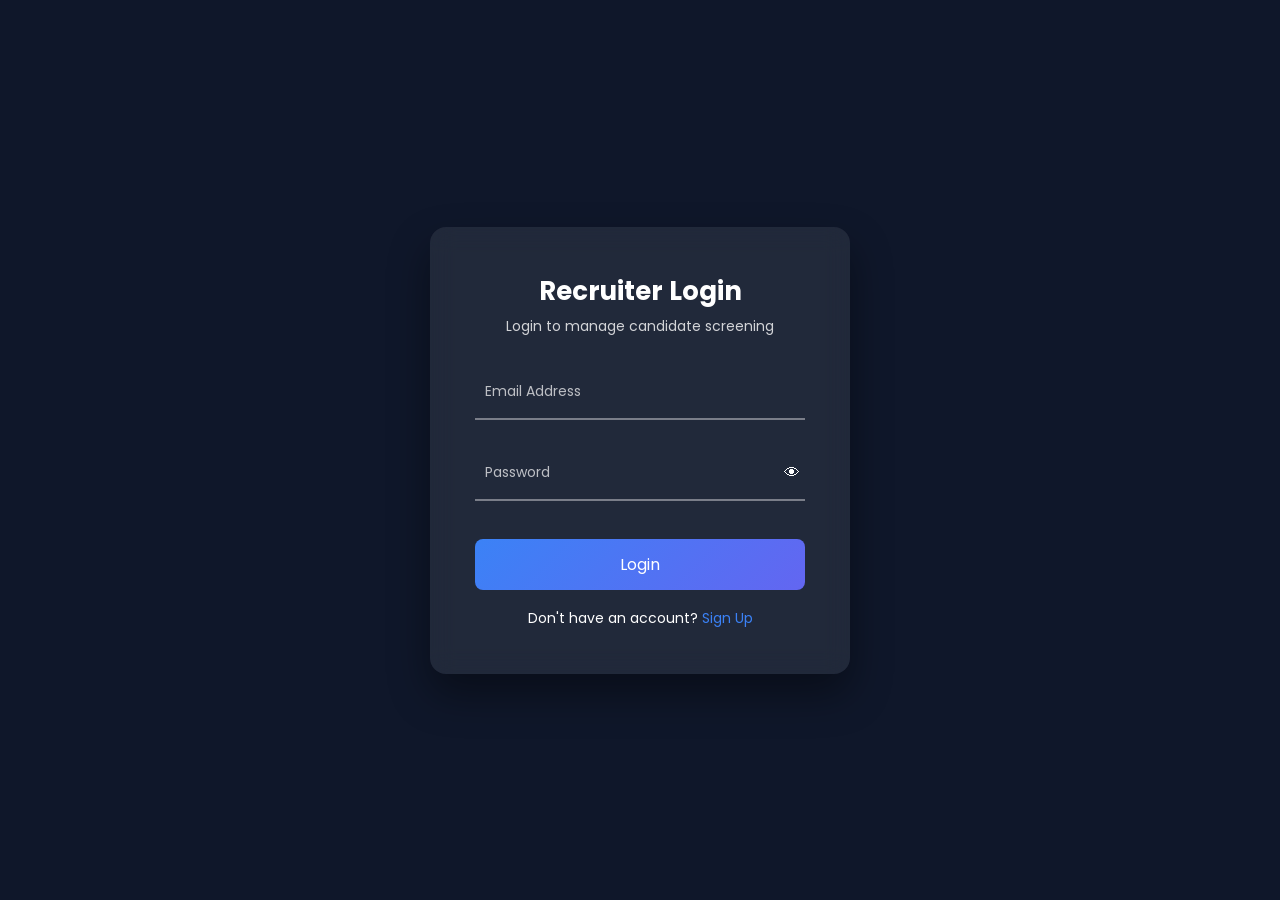
<file: frontend/login.html>
<!DOCTYPE html>
<html lang="en">

<head>

<meta charset="UTF-8">

<meta name="viewport" content="width=device-width, initial-scale=1.0">

<title>Recruiter Login</title>

<link rel="stylesheet" href="style.css">

<link href="https://fonts.googleapis.com/css2?family=Poppins:wght@300;400;500;600;700&display=swap" rel="stylesheet">

</head>

<body>

<div id="particles-js"></div>

<div class="auth-container">

<div class="auth-card">

<h2>Recruiter Login</h2>

<p class="auth-subtitle">Login to manage candidate screening</p>

<form>

<div class="input-box">
<input type="email" id="loginEmail" placeholder=" " required>
<label>Email Address</label>
</div>

<div class="input-box password-box">
<input type="password" id="loginPassword" placeholder=" " required>
<label>Password</label>
<span class="toggle-password" onclick="toggleLoginPassword()">👁</span>
</div>

<button type="button" class="auth-btn" onclick="loginUser()">Login</button>

<p class="auth-switch">
Don't have an account? <a href="signup.html">Sign Up</a>
</p>

</form>

</div>

</div>

<script src="script.js"></script>

</body>

</html>
</file>
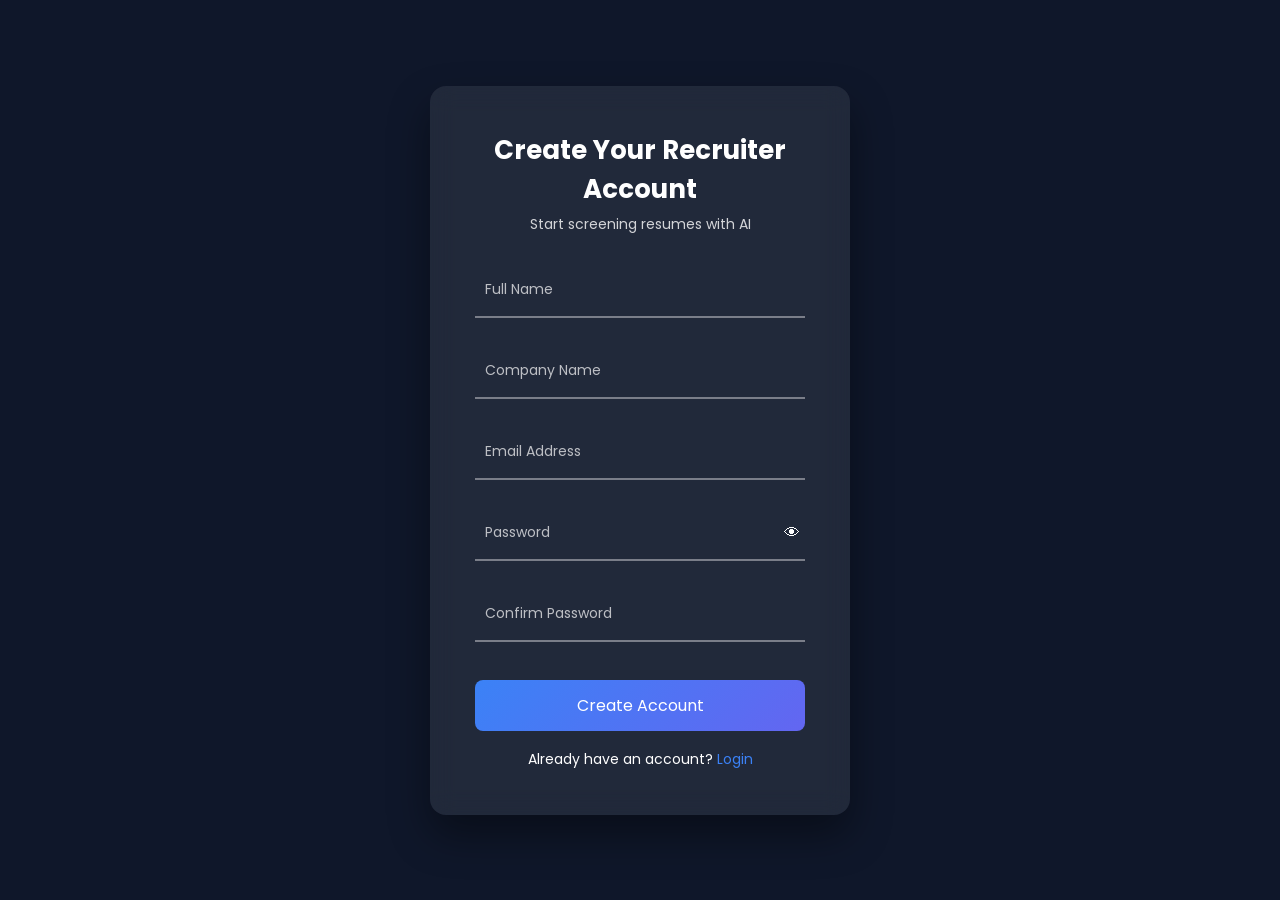
<file: frontend/signup.html>
<!DOCTYPE html>
<html lang="en">

<head>

<meta charset="UTF-8">

<meta name="viewport" content="width=device-width, initial-scale=1.0">

<title>Recruiter Sign Up</title>

<link rel="stylesheet" href="style.css">

<link href="https://fonts.googleapis.com/css2?family=Poppins:wght@300;400;500;600;700&display=swap" rel="stylesheet">

</head>

<body>

<div id="particles-js"></div>

<div class="auth-container">

<div class="auth-card">

<h2>Create Your Recruiter Account</h2>

<p class="auth-subtitle">Start screening resumes with AI</p>

<form>

<div class="input-box">
<input type="text" id="name" placeholder=" " required>
<label>Full Name</label>
</div>

<div class="input-box">
<input type="text" placeholder=" " required>
<label>Company Name</label>
</div>

<div class="input-box">
<input type="email" id="email" placeholder=" " required>
<label>Email Address</label>
</div>

<div class="input-box password-box">
<input type="password" id="password" placeholder=" " required>
<label>Password</label>
<span class="toggle-password" onclick="togglePassword()">👁</span>
</div>

<div class="input-box">
<input type="password" id="confirmPassword" placeholder=" " required>
<label>Confirm Password</label>
</div>

<button type="button" class="auth-btn" onclick="signupUser()">Create Account</button>

<p class="auth-switch">
Already have an account? <a href="login.html">Login</a>
</p>

</form>

</div>

</div>

<script src="script.js"></script>

</body>

</html>
</file>
<file: frontend/style.css>
html{
scroll-behavior:smooth;
}
*{
margin:0;
padding:0;
box-sizing:border-box;
font-family:'Poppins',sans-serif;
}

body{
color:white;
background:#0f172a;
overflow-x:hidden;
}

#particles-js{
position:fixed;
width:100%;
height:100%;
top:0;
left:0;
z-index:-1;
background:#0f172a;
}

/* BACKGROUND ANIMATION */

.background-animation{

position:fixed;
width:100%;
height:100%;
background:linear-gradient(270deg,#0f172a,#1e3a8a,#1e293b);
background-size:600% 600%;
animation:bgMove 12s infinite;
z-index:-1;

}

@keyframes bgMove{

0%{background-position:0% 50%}
50%{background-position:100% 50%}
100%{background-position:0% 50%}

}

/* NAVBAR */

.navbar{

display:flex;
justify-content:space-between;
align-items:center;
padding:20px 60px;

}

.logo{

font-size:22px;
font-weight:600;

}

.nav-links{

display:flex;
gap:30px;
list-style:none;

}

.nav-links a{

text-decoration:none;
color:white;
font-weight:500;

}

.nav-buttons button{

margin-left:10px;
padding:8px 18px;
border-radius:8px;
border:none;
cursor:pointer;

}

.login-btn{

background:transparent;
border:1px solid white;
color:white;

}

.signup-btn{

background:#3b82f6;
color:white;

}

/* HERO */

.hero{

display:flex;
align-items:center;
justify-content:space-between;
padding:100px 80px;
gap:60px;

}

.hero-left{

max-width:500px;

}

.hero-left h1{

font-size:48px;
margin-bottom:20px;

}

.hero-left p{

font-size:18px;
line-height:1.6;
margin-bottom:30px;

}

.start-btn{

padding:12px 30px;
background:#3b82f6;
border:none;
border-radius:8px;
color:white;
font-size:16px;
cursor:pointer;

}

/* FLOATING CARDS */

.hero-right{

display:flex;
flex-direction:column;
gap:20px;

}

.card{

padding:20px 30px;
border-radius:12px;
background:rgba(255,255,255,0.08);
backdrop-filter:blur(10px);
animation:float 4s infinite ease-in-out;

}

@keyframes float{

0%{transform:translateY(0)}
50%{transform:translateY(-12px)}
100%{transform:translateY(0)}

}

/* FEATURES */

.features{

padding:80px 60px;
text-align:center;

}

.features h2{

margin-bottom:40px;
font-size:32px;

}

.feature-grid{

display:grid;
grid-template-columns:repeat(auto-fit,minmax(220px,1fr));
gap:30px;

}

.feature{

background:rgba(255,255,255,0.08);
padding:30px;
border-radius:12px;
transition:0.3s;

}

.feature:hover{

transform:translateY(-8px);

}

/* MOBILE RESPONSIVENESS */

@media(max-width:900px){

.navbar{
flex-direction:column;
gap:15px;
padding:20px;
}

.logo{
font-size:20px;
}

.nav-links{
display:none;
}

.nav-buttons{
display:flex;
gap:10px;
justify-content:center;
}

.hero{
flex-direction:column;
text-align:center;
padding:60px 25px;
}

.hero-left h1{
font-size:32px;
}

.hero-left p{
font-size:16px;
line-height:1.6;
}

.hero-right{
margin-top:25px;
align-items:center;
}

.features{
padding:50px 25px;
}
}


/* SIGN UP*/
.auth-container{
height:100vh;
display:flex;
justify-content:center;
align-items:center;
padding:20px;
}

.auth-card{
width:420px;
background:rgba(255,255,255,0.08);
backdrop-filter:blur(12px);
padding:45px;
border-radius:16px;
box-shadow:0 20px 40px rgba(0,0,0,0.4);
text-align:center;
}

.auth-card h2{
font-size:26px;
margin-bottom:5px;
}

.auth-subtitle{
font-size:14px;
opacity:0.8;
margin-bottom:30px;
}

.input-box{
position:relative;
margin-bottom:28px;
}

.input-box input{
width:100%;
padding:14px 10px;
border:none;
border-bottom:2px solid rgba(255,255,255,0.4);
background:transparent;
color:white;
font-size:15px;
outline:none;
}

.input-box label{
position:absolute;
left:10px;
top:14px;
color:rgba(255,255,255,0.7);
font-size:14px;
transition:0.3s;
pointer-events:none;
}

.input-box input:focus~label,
.input-box input:not(:placeholder-shown)~label{
top:-10px;
font-size:12px;
color:#3b82f6;
}

.input-box.active label{
top:-10px;
font-size:12px;
color:#3b82f6;
}

.password-box{
position:relative;
}

.toggle-password{
position:absolute;
right:5px;
top:12px;
cursor:pointer;
font-size:16px;
}

.auth-btn{
width:100%;
padding:13px;
margin-top:10px;
border:none;
border-radius:8px;
background:linear-gradient(135deg,#3b82f6,#6366f1);
color:white;
font-size:16px;
cursor:pointer;
transition:0.3s;
}

.auth-btn:hover{
transform:translateY(-2px);
box-shadow:0 10px 20px rgba(59,130,246,0.4);
}

.auth-switch{
margin-top:18px;
font-size:14px;
}

.auth-switch a{
color:#3b82f6;
text-decoration:none;
}

@media(max-width:768px){
.auth-card{
width:100%;
max-width:380px;
padding:35px;
}
}

input:-webkit-autofill{
-webkit-box-shadow:0 0 0 1000px transparent inset !important;
-webkit-text-fill-color:white !important;
transition:background-color 5000s ease-in-out 0s;
}


/* Animation Middle */
.resume-animation{
display:flex;
justify-content:center;
align-items:center;
width:420px;
height:320px;
margin:auto;
}

.resume-animation lottie-player{
width:100%;
height:100%;
}

/* Mobile responsiveness */

@media(max-width:900px){

.resume-animation{
width:280px;
height:220px;
margin-top:30px;
}

}

/*Features and About*/
.about-section{
padding:80px 60px;
text-align:center;
color:white;
}

.about-section h2{
margin-bottom:20px;
font-size:32px;
}

.about-section p{
max-width:700px;
margin:auto;
margin-bottom:40px;
line-height:1.6;
}

.about-grid{
display:grid;
grid-template-columns:repeat(auto-fit,minmax(220px,1fr));
gap:30px;
}

.about-card{
background:rgba(255,255,255,0.08);
padding:25px;
border-radius:12px;
backdrop-filter:blur(10px);
}

/*Workflow*/
.workflow-section{
padding:80px 60px;
text-align:center;
color:white;
}

.workflow-section h2{
font-size:32px;
margin-bottom:50px;
}

.workflow-container{
display:flex;
align-items:center;
justify-content:center;
flex-wrap:wrap;
gap:20px;
}

.workflow-card{
background:rgba(255,255,255,0.08);
padding:25px;
border-radius:12px;
width:220px;
backdrop-filter:blur(10px);
transition:0.3s;
}

.workflow-card:hover{
transform:translateY(-8px);
}

.workflow-icon{
font-size:32px;
margin-bottom:15px;
}

.workflow-arrow{
font-size:28px;
color:#3b82f6;
}

@media(max-width:900px){

.workflow-container{
flex-direction:column;
}

.workflow-arrow{
transform:rotate(90deg);
}
}

/*Tech Shack*/
.tech-section{
padding:80px 60px;
text-align:center;
color:white;
}

.tech-section h2{
font-size:32px;
margin-bottom:50px;
}

.tech-container{
display:grid;
grid-template-columns:repeat(auto-fit,minmax(220px,1fr));
gap:30px;
}

.tech-card{
background:rgba(255,255,255,0.08);
padding:25px;
border-radius:12px;
backdrop-filter:blur(10px);
transition:0.3s;
}

.tech-card:hover{
transform:translateY(-8px);
}


/* ===== PREMIUM DASHBOARD LAYOUT ===== */
.dashboard{display:flex;height:100vh;font-family:'Poppins',sans-serif}

/* ===== SIDEBAR ===== */
.sidebar{width:230px;background:rgba(17,24,39,0.95);backdrop-filter:blur(10px);color:white;padding:30px}
.logo{font-size:22px;margin-bottom:40px}
.menu{list-style:none;padding:0}
.menu li{padding:12px 10px;border-radius:8px;cursor:pointer;transition:0.3s}
.menu li:hover{background:#1f2937}
.menu .active{background:#3b82f6}

/* ===== MAIN AREA ===== */
.main{flex:1;padding:40px;background:#0f172a;color:white;overflow-y:auto}

/* ===== HEADER ===== */
.dashboard-header h1{font-size:28px}
.dashboard-header p{opacity:0.7;margin-top:5px}

/* ===== STATISTICS CARDS ===== */
.dashboard-cards{display:flex;gap:25px;margin:35px 0}
.card-box{flex:1;background:linear-gradient(145deg,#1e293b,#0f172a);padding:25px;border-radius:14px;text-align:center;box-shadow:0 10px 20px rgba(0,0,0,0.4);transition:0.3s}
.card-box:hover{transform:translateY(-6px)}
.card-box h3{font-size:16px;opacity:0.8}
.card-box p{font-size:28px;margin-top:10px;color:#3b82f6}

/* ===== GLASS SECTIONS ===== */
.glass-section{margin-top:30px;background:rgba(255,255,255,0.05);padding:30px;border-radius:14px;backdrop-filter:blur(10px);box-shadow:0 10px 20px rgba(0,0,0,0.4)}
.glass-section h2{margin-bottom:15px}

/* ===== JOB DESCRIPTION TEXTAREA ===== */
.glass-section textarea{width:100%;height:140px;padding:15px;border-radius:10px;border:none;background:#1e293b;color:white;font-size:14px;outline:none}

/* ===== UPLOAD BOX ===== */
.upload-box{margin-top:10px;border:2px dashed #3b82f6;border-radius:12px;padding:35px;text-align:center;background:#1e293b;cursor:pointer;transition:0.3s}
.upload-box:hover{background:#111827}
.upload-box input{display:block;margin:auto;margin-bottom:10px}

/* ===== AI BUTTON ===== */
.ai-button{margin-top:20px;padding:14px 28px;border:none;border-radius:10px;background:linear-gradient(135deg,#3b82f6,#6366f1);color:white;font-size:15px;cursor:pointer;transition:0.3s}
.ai-button:hover{transform:translateY(-2px);box-shadow:0 10px 20px rgba(59,130,246,0.5)}

/* ===== MOBILE RESPONSIVE ===== */
/* ===== MOBILE RESPONSIVE DASHBOARD ===== */
@media(max-width:900px){
.dashboard{flex-direction:column}
.sidebar{
width:100%;
display:flex;
flex-direction:column;
align-items:center;
padding:20px
}
.logo{
margin-bottom:15px
}
.menu{
display:flex;
flex-wrap:wrap;
justify-content:center;
gap:10px
}
.menu li{
padding:8px 12px;
font-size:14px
}
.main{
padding:25px
}
.dashboard-cards{
flex-direction:column;
gap:15px
}
.card-box{
width:100%
}
.glass-section{
padding:20px
}
.upload-box{
padding:25px
}
.ai-button{
width:100%
}
}
/* ===== CANDIDATE RANKING TABLE ===== */
.table-container{overflow-x:auto;margin-top:15px}
.ranking-table{width:100%;border-collapse:collapse;background:#1e293b;border-radius:10px;overflow:hidden}
.ranking-table th{background:#3b82f6;color:white;text-align:left;padding:12px;font-weight:500}
.ranking-table td{padding:12px;border-bottom:1px solid rgba(255,255,255,0.1)}
.ranking-table tr:hover{background:#111827}
/* ===== CANDIDATE RANKING TABLE ===== */

.ranking-table{
width:100%;
margin-top:30px;
border-collapse:collapse;
background:#1e293b;
color:white;
border-radius:10px;
overflow:hidden
}

.ranking-table th{
background:#3b82f6;
padding:12px
}

.ranking-table td{
padding:12px;
text-align:center;
border-bottom:1px solid #374151
}

.ranking-table tr:hover{
background:#111827
}

/* ===== RANKING CONTROLS ===== */
.ranking-controls{
margin-top:30px;
display:flex;
align-items:center;
gap:10px
}

.ranking-controls select{
padding:8px 12px;
border-radius:6px;
border:none;
background:#1e293b;
color:white
}

/* ===== RANKING TABLE ===== */
.ranking-table{
width:100%;
margin-top:20px;
border-collapse:collapse;
background:#1e293b;
border-radius:10px;
overflow:hidden
}

.ranking-table th{
background:#3b82f6;
padding:12px
}

.ranking-table td{
padding:12px;
text-align:center;
border-bottom:1px solid #374151
}

.ranking-table tr:hover{
background:#111827
}

/* ===== SKILL TAGS ===== */
.skill-tag{
display:inline-block;
background:#3b82f6;
color:white;
padding:4px 8px;
margin:2px;
border-radius:6px;
font-size:12px
}

/* ===== CANDIDATE TABLE ===== */
#candidateTable{
width:100%;
border-collapse:collapse;
margin-top:20px
}
#candidateTable th{
background:#3b82f6;
color:white;
padding:10px
}
#candidateTable td{
padding:10px;
border-bottom:1px solid #ddd
}

/* ===== DELETE BUTTON ===== */

.delete-btn{
background:#ef4444;
color:white;
border:none;
padding:6px 12px;
border-radius:6px;
cursor:pointer;
font-size:14px;
transition:all 0.3s ease;
}

.delete-btn:hover{
background:#dc2626;
transform:scale(1.05);
}


/* ===== DELETE ALL BUTTON ===== */

.delete-all-btn{
background:#b91c1c;
color:white;
border:none;
padding:10px 18px;
border-radius:8px;
cursor:pointer;
font-weight:600;
margin-bottom:15px;
transition:all 0.3s ease;
}

.delete-all-btn:hover{
background:#7f1d1d;
transform:scale(1.05);
}


/* ===== ACTION COLUMN CENTER ===== */

#candidateTable td:last-child{
text-align:center;
}

/* ===== RANKING TABLE ALIGNMENT ===== */
.ranking-table thead th{
text-align:center;
}
.ranking-table tbody td{
text-align:left;
}
</file>
